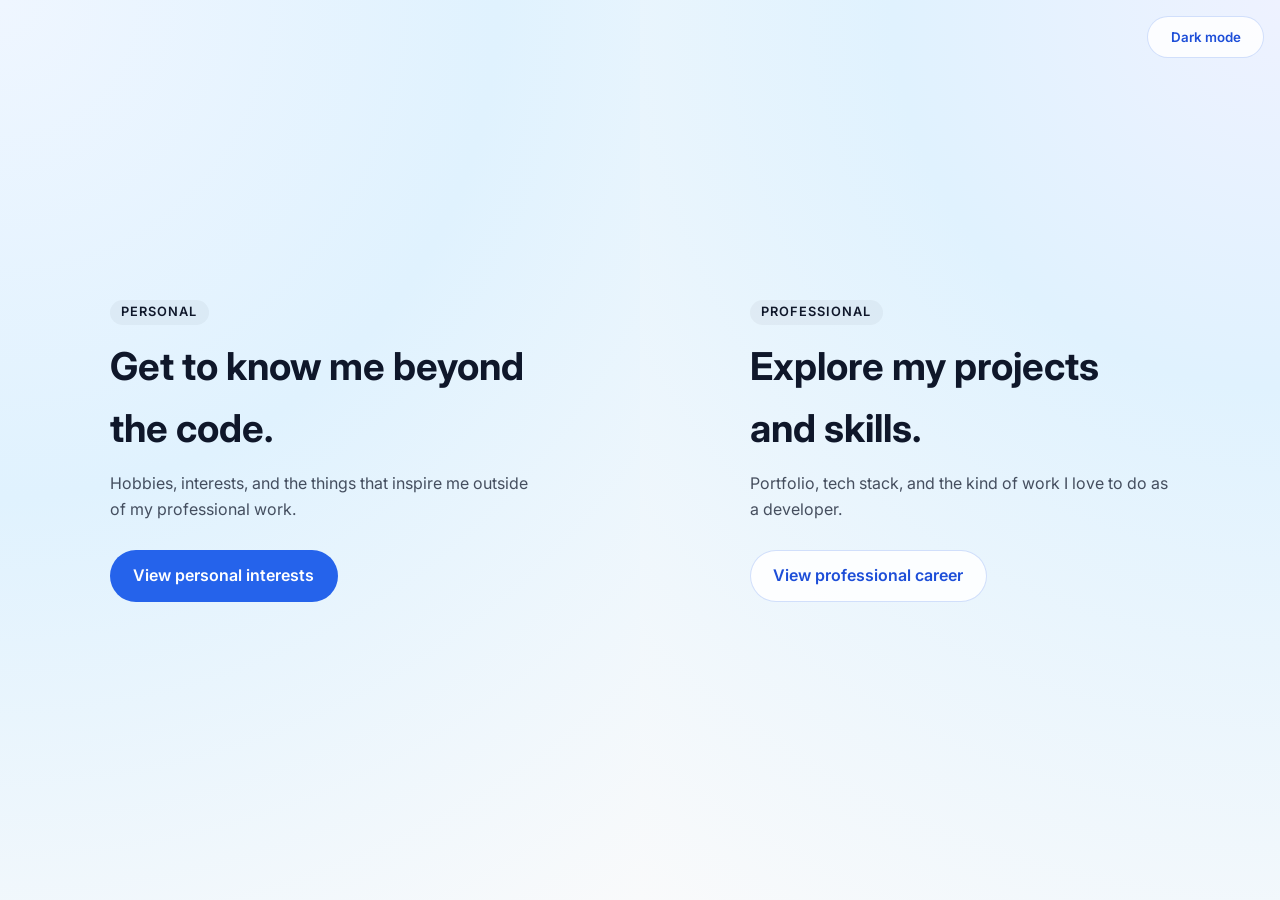
<file: index.html>
<!DOCTYPE html>
<html lang="en">
<head>
  <meta charset="UTF-8" />
  <meta name="viewport" content="width=device-width, initial-scale=1.0" />
  <title>Yash Sanghi • Portfolio</title>
  <meta name="description"
    content="Portfolio of Yash Sanghi, a B.Tech student and full‑stack web developer building clean, modern web applications." />
  <link rel="preconnect" href="https://fonts.googleapis.com">
  <link rel="preconnect" href="https://fonts.gstatic.com" crossorigin>
  <link
    href="https://fonts.googleapis.com/css2?family=Inter:wght@400;500;600;700&display=swap"
    rel="stylesheet">
  <link rel="stylesheet" href="styles.css" />
</head>
<body class="splash-body page">
  <button type="button" class="btn-ghost theme-toggle splash-theme-toggle" data-theme-toggle aria-label="Toggle dark mode">Dark mode</button>
  <main class="splash">
    <div class="splash-panel splash-panel--left">
      <div class="splash-content">
        <p class="splash-eyebrow">Personal</p>
        <h1>Get to know me beyond the code.</h1>
        <p class="splash-text">
          Hobbies, interests, and the things that inspire me outside of my professional work.
        </p>
        <a href="personal.html" class="btn splash-btn">View personal interests</a>
      </div>
    </div>
    <div class="splash-panel splash-panel--right">
      <div class="splash-content">
        <p class="splash-eyebrow">Professional</p>
        <h1>Explore my projects and skills.</h1>
        <p class="splash-text">
          Portfolio, tech stack, and the kind of work I love to do as a developer.
        </p>
        <a href="professional.html" class="btn-ghost splash-btn">View professional career</a>
      </div>
    </div>
  </main>

  <script src="script.js"></script>
</body>
</html>
</file>
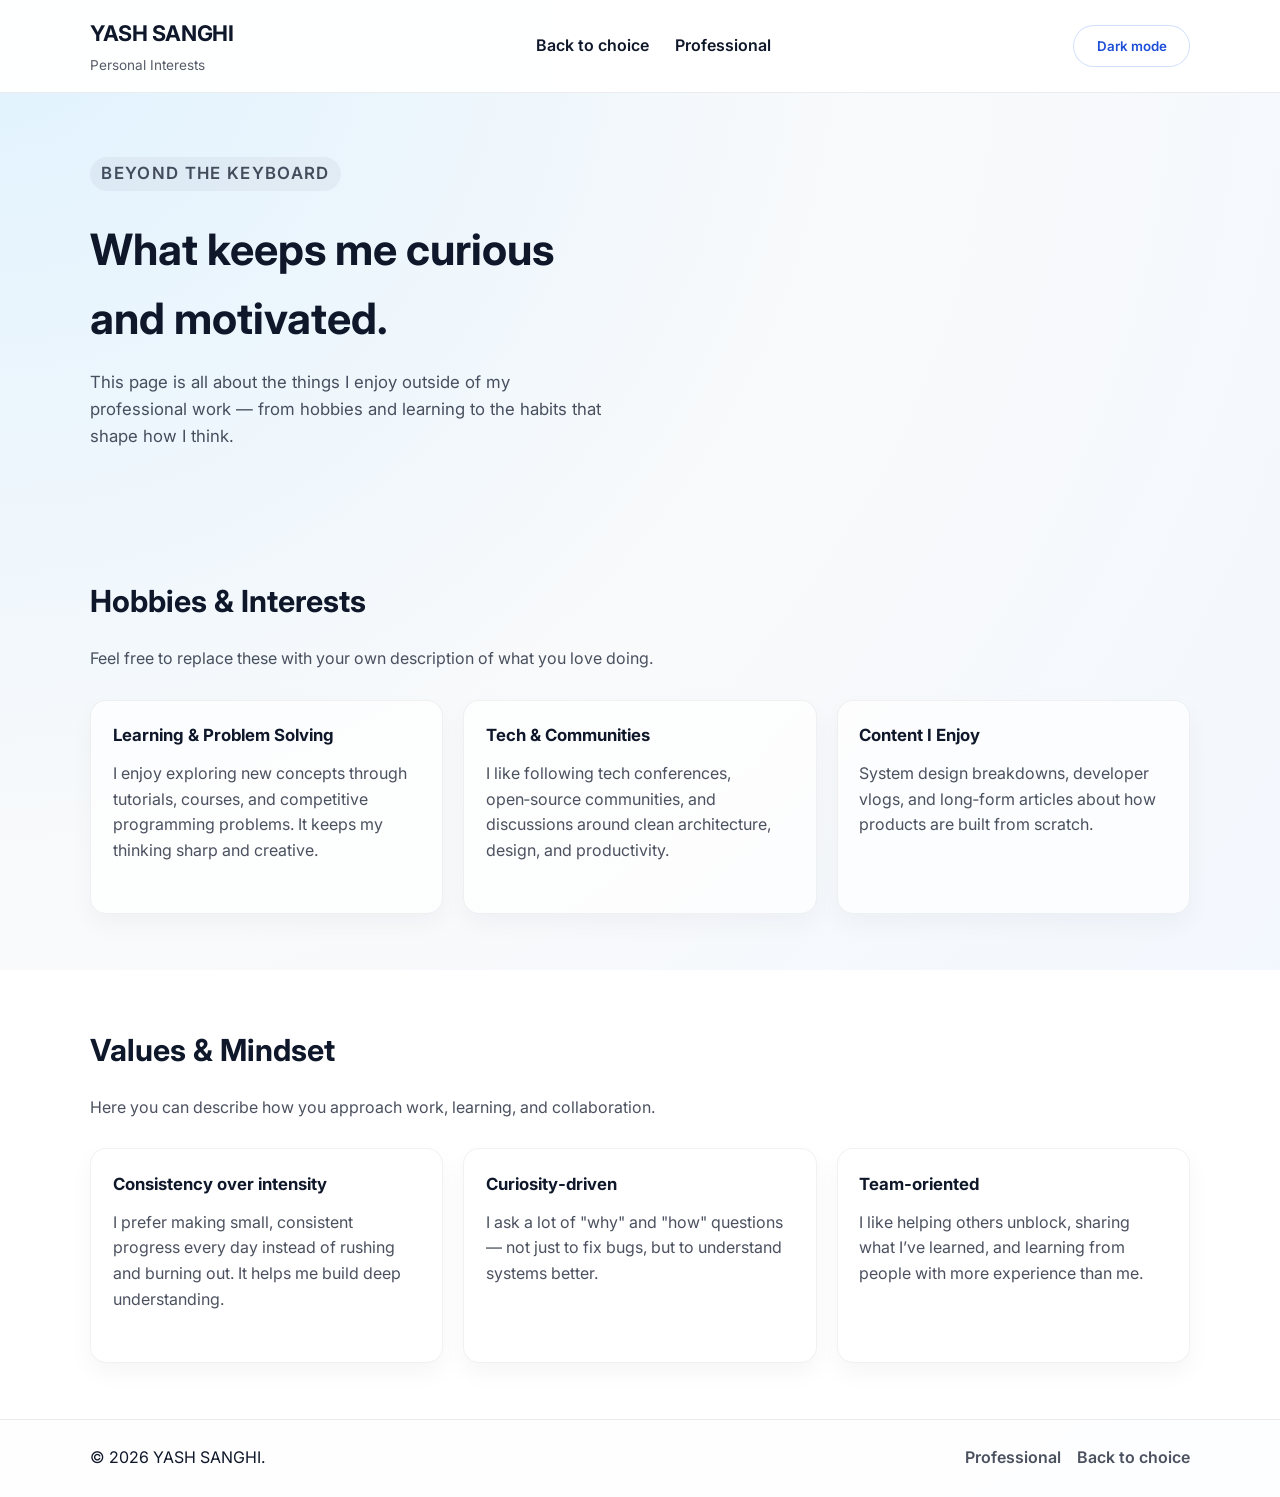
<file: personal.html>
<!DOCTYPE html>
<html lang="en">
<head>
  <meta charset="UTF-8" />
  <meta name="viewport" content="width=device-width, initial-scale=1.0" />
  <title>Yash Sanghi • Personal</title>
  <link rel="preconnect" href="https://fonts.googleapis.com">
  <link rel="preconnect" href="https://fonts.gstatic.com" crossorigin>
  <link
    href="https://fonts.googleapis.com/css2?family=Inter:wght@400;500;600;700&display=swap"
    rel="stylesheet">
  <link rel="stylesheet" href="styles.css" />
</head>
<body class="page">
  <header class="site-header">
    <div class="container header-inner">
      <div class="brand">
        <h1>YASH SANGHI</h1>
        <p class="subtitle">Personal Interests</p>
      </div>
      <nav class="nav" aria-label="Primary">
        <a href="index.html">Back to choice</a>
        <a href="professional.html">Professional</a>
      </nav>
      <button type="button" class="btn-ghost theme-toggle" data-theme-toggle aria-label="Toggle dark mode">Dark mode</button>
      <button class="menu-toggle" aria-label="Open navigation">
        <span></span>
        <span></span>
        <span></span>
      </button>
    </div>
  </header>

  <main>
    <section class="hero">
      <div class="container">
        <div class="hero-content">
          <p class="eyebrow">Beyond the keyboard</p>
          <h2>What keeps me curious and motivated.</h2>
          <p>
            This page is all about the things I enjoy outside of my professional work —
            from hobbies and learning to the habits that shape how I think.
          </p>
        </div>
      </div>
    </section>

    <section class="section">
      <div class="container">
        <h3>Hobbies & Interests</h3>
        <p>Feel free to replace these with your own description of what you love doing.</p>
        <div class="cards">
          <article class="card">
            <h4>Learning & Problem Solving</h4>
            <p>
              I enjoy exploring new concepts through tutorials, courses, and
              competitive programming problems. It keeps my thinking sharp and creative.
            </p>
          </article>
          <article class="card">
            <h4>Tech & Communities</h4>
            <p>
              I like following tech conferences, open‑source communities, and
              discussions around clean architecture, design, and productivity.
            </p>
          </article>
          <article class="card">
            <h4>Content I Enjoy</h4>
            <p>
              System design breakdowns, developer vlogs, and long‑form articles about how
              products are built from scratch.
            </p>
          </article>
        </div>
      </div>
    </section>

    <section class="section section-alt">
      <div class="container">
        <h3>Values & Mindset</h3>
        <p>Here you can describe how you approach work, learning, and collaboration.</p>
        <div class="cards">
          <article class="card">
            <h4>Consistency over intensity</h4>
            <p>
              I prefer making small, consistent progress every day instead of rushing and
              burning out. It helps me build deep understanding.
            </p>
          </article>
          <article class="card">
            <h4>Curiosity‑driven</h4>
            <p>
              I ask a lot of "why" and "how" questions — not just to fix bugs,
              but to understand systems better.
            </p>
          </article>
          <article class="card">
            <h4>Team‑oriented</h4>
            <p>
              I like helping others unblock, sharing what I’ve learned, and
              learning from people with more experience than me.
            </p>
          </article>
        </div>
      </div>
    </section>
  </main>

  <footer class="site-footer">
    <div class="container footer-inner">
      <p>&copy; <span id="year"></span> YASH SANGHI.</p>
      <div class="footer-links">
        <a href="professional.html">Professional</a>
        <a href="index.html">Back to choice</a>
      </div>
    </div>
  </footer>

  <script src="script.js"></script>
</body>
</html>
</file>
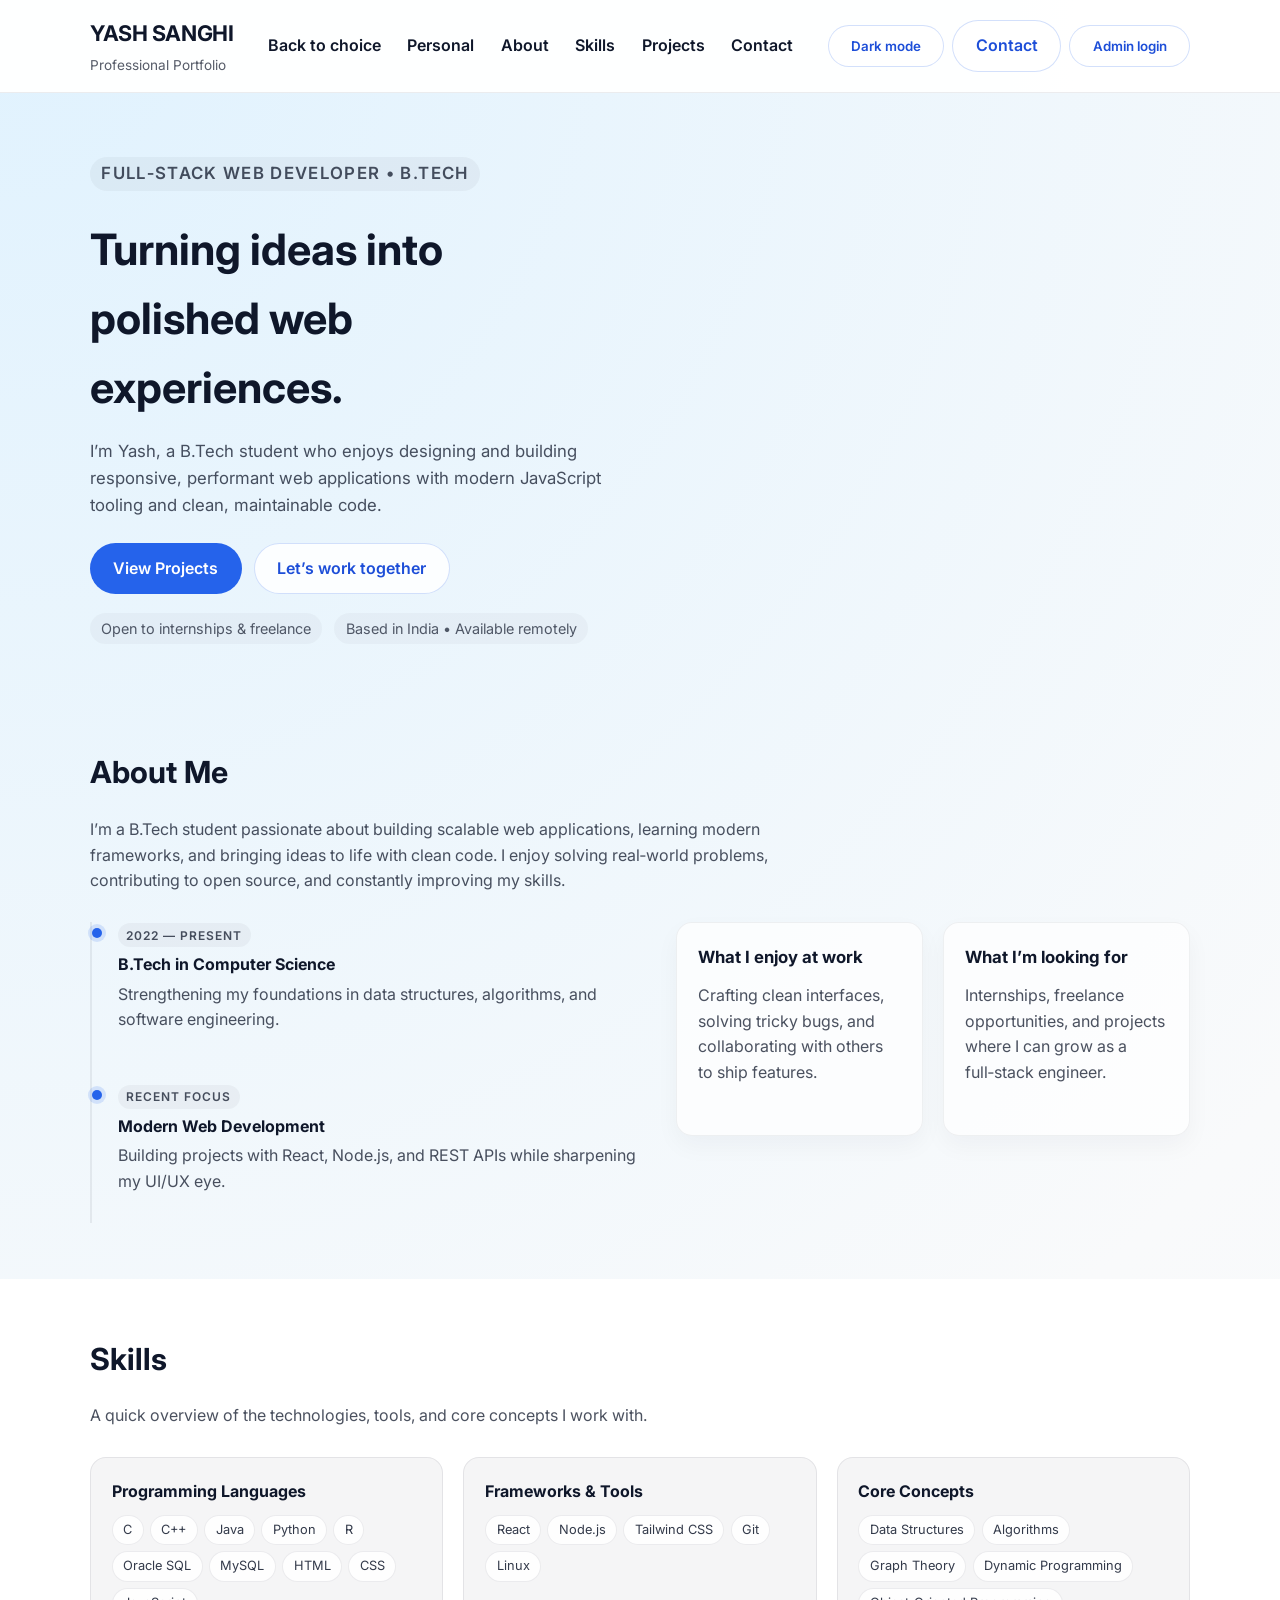
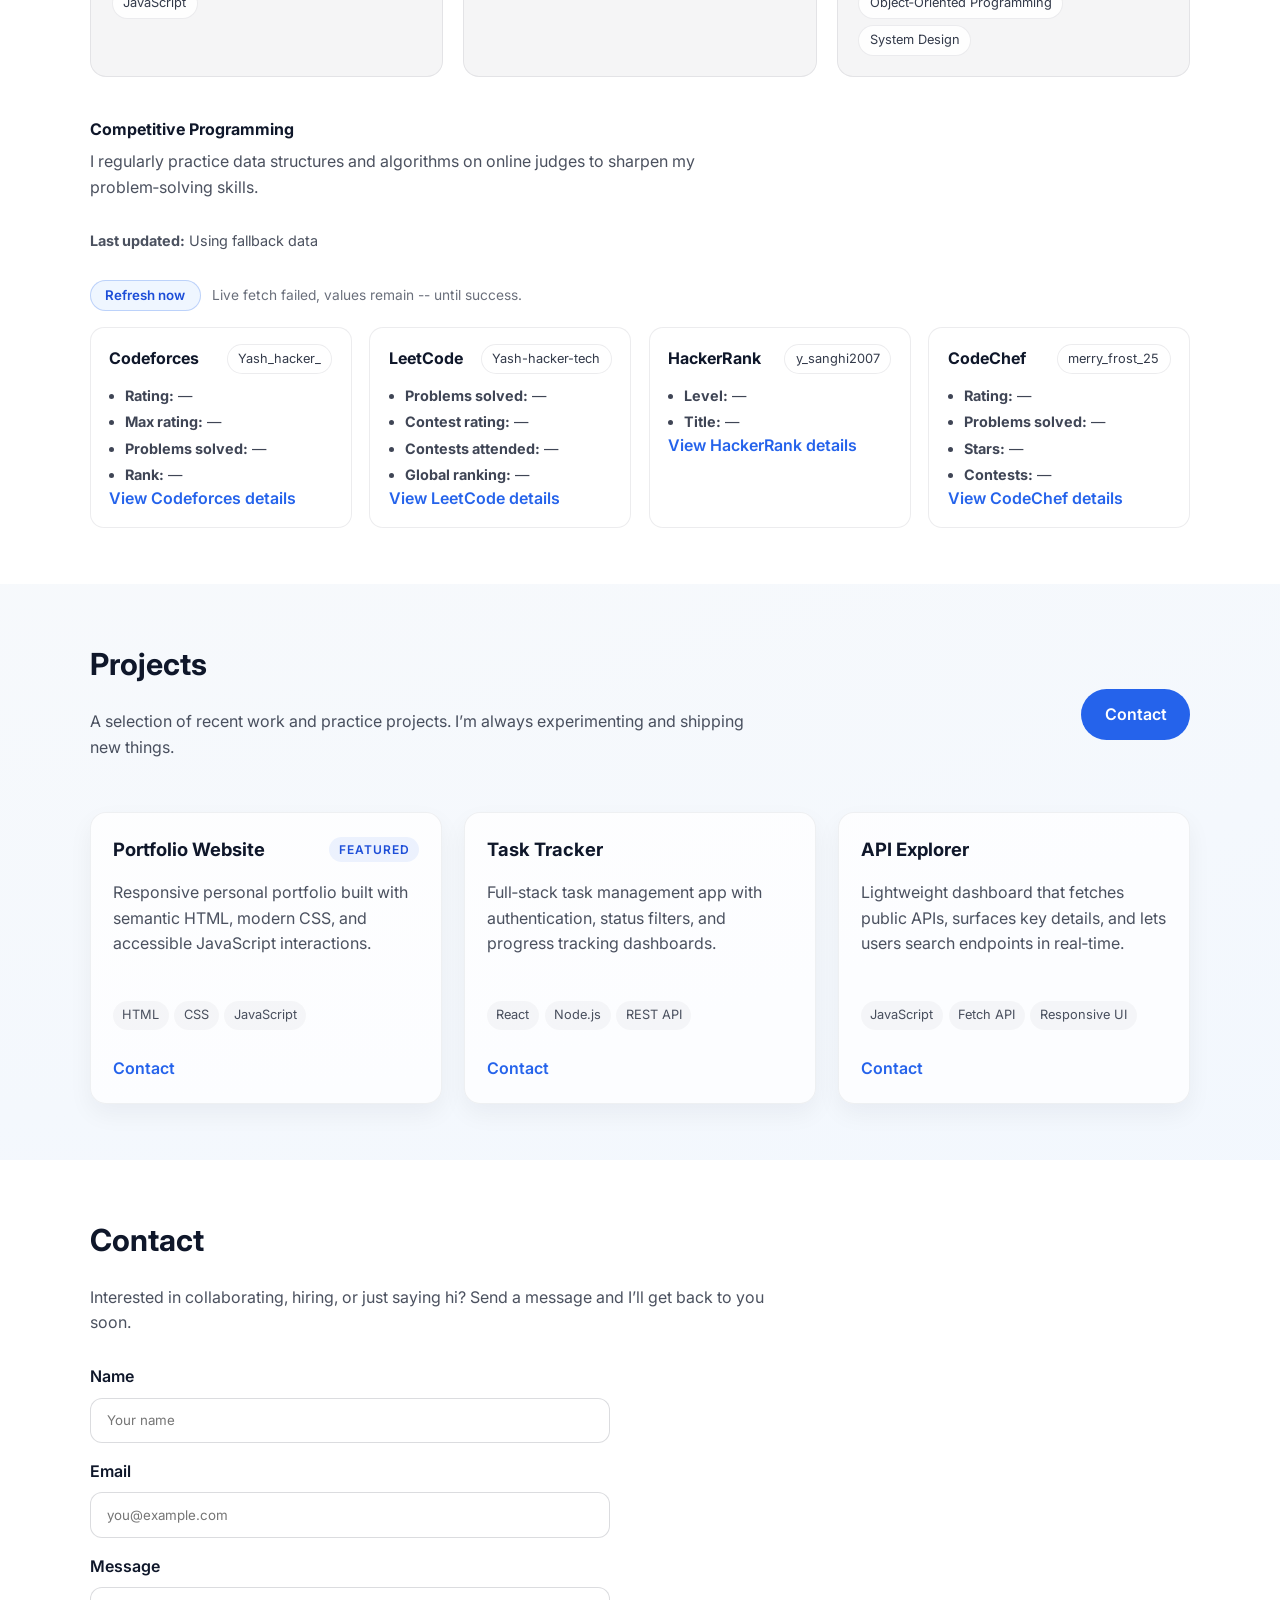
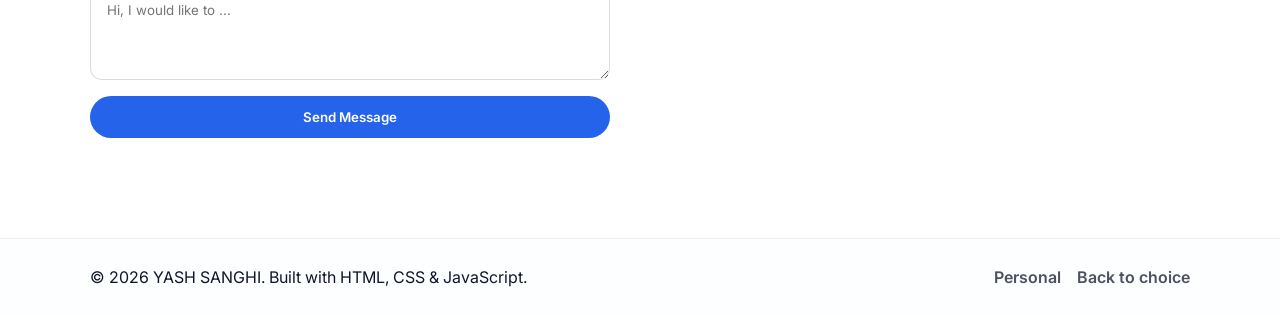
<file: professional.html>
<!DOCTYPE html>
<html lang="en">
<head>
  <meta charset="UTF-8" />
  <meta name="viewport" content="width=device-width, initial-scale=1.0" />
  <title>Yash Sanghi • Professional</title>
  <link rel="preconnect" href="https://fonts.googleapis.com">
  <link rel="preconnect" href="https://fonts.gstatic.com" crossorigin>
  <link
    href="https://fonts.googleapis.com/css2?family=Inter:wght@400;500;600;700&display=swap"
    rel="stylesheet">
  <link rel="stylesheet" href="styles.css" />
</head>
<body class="page">
  <header class="site-header">
    <div class="container header-inner">
      <div class="brand">
        <h1>YASH SANGHI</h1>
        <p class="subtitle">Professional Portfolio</p>
      </div>
      <nav class="nav" aria-label="Primary">
        <a href="index.html">Back to choice</a>
        <a href="personal.html">Personal</a>
        <a href="#about">About</a>
        <a href="#skills">Skills</a>
        <a href="#projects">Projects</a>
        <a href="#contact">Contact</a>
      </nav>
      <div class="header-admin" aria-label="Site tools">
        <button type="button" class="btn-ghost theme-toggle" data-theme-toggle aria-label="Toggle dark mode">Dark mode</button>
        <a class="btn-ghost header-contact-btn" href="#contact">Contact</a>
        <div id="adminGuest">
          <button type="button" class="btn-ghost" id="adminLoginToggle">Admin login</button>
        </div>
        <div id="adminAuth" class="hidden admin-auth-badges">
          <span class="admin-badge">Edit mode</span>
          <button type="button" class="btn-ghost admin-sm" id="adminLogout">Log out</button>
          <button type="button" class="btn-ghost admin-sm" id="adminChangePwd">Change password</button>
        </div>
      </div>
      <button class="menu-toggle" aria-label="Open navigation">
        <span></span>
        <span></span>
        <span></span>
      </button>
    </div>
  </header>

  <main>
    <section id="hero" class="hero">
      <div class="container">
        <div class="hero-content">
          <p class="eyebrow">Full‑Stack Web Developer • B.Tech</p>
          <h2>Turning ideas into polished web experiences.</h2>
          <p>
            I’m Yash, a B.Tech student who enjoys designing and building
            responsive, performant web applications with modern JavaScript
            tooling and clean, maintainable code.
          </p>
          <div class="hero-actions">
            <a class="btn" href="#projects">View Projects</a>
            <a class="btn-ghost" href="#contact">Let’s work together</a>
          </div>
          <div class="hero-meta">
            <span>Open to internships & freelance</span>
            <span>Based in India • Available remotely</span>
          </div>
        </div>
        <div class="hero-image" aria-hidden="true">
          <div class="avatar">
            <span>YS</span>
          </div>
        </div>
      </div>
    </section>

    <section id="about" class="section">
      <div class="container">
        <h3>About Me</h3>
        <p>
          I’m a B.Tech student passionate about building scalable web
          applications, learning modern frameworks, and bringing ideas to life
          with clean code. I enjoy solving real‑world problems, contributing to
          open source, and constantly improving my skills.
        </p>
        <div class="about-layout">
          <div class="about-timeline">
            <div class="timeline-item">
              <span class="timeline-label">2022 — Present</span>
              <h4>B.Tech in Computer Science</h4>
              <p>Strengthening my foundations in data structures, algorithms, and software engineering.</p>
            </div>
            <div class="timeline-item">
              <span class="timeline-label">Recent Focus</span>
              <h4>Modern Web Development</h4>
              <p>Building projects with React, Node.js, and REST APIs while sharpening my UI/UX eye.</p>
            </div>
          </div>
          <div class="cards">
            <div class="card">
              <h4>What I enjoy at work</h4>
              <p>Crafting clean interfaces, solving tricky bugs, and collaborating with others to ship features.</p>
            </div>
            <div class="card">
              <h4>What I’m looking for</h4>
              <p>Internships, freelance opportunities, and projects where I can grow as a full‑stack engineer.</p>
            </div>
          </div>
        </div>
      </div>
    </section>

    <section id="skills" class="section section-alt">
      <div class="container">
        <h3>Skills</h3>
        <p>A quick overview of the technologies, tools, and core concepts I work with.</p>
        <div class="skill-grid">
          <div class="skill">
            <h4>Programming Languages</h4>
            <div class="pill-row">
              <span class="pill">C</span>
              <span class="pill">C++</span>
              <span class="pill">Java</span>
              <span class="pill">Python</span>
              <span class="pill">R</span>
              <span class="pill">Oracle SQL</span>
              <span class="pill">MySQL</span>
              <span class="pill">HTML</span>
              <span class="pill">CSS</span>
              <span class="pill">JavaScript</span>
            </div>
          </div>
          <div class="skill">
            <h4>Frameworks &amp; Tools</h4>
            <div class="pill-row">
              <span class="pill">React</span>
              <span class="pill">Node.js</span>
              <span class="pill">Tailwind CSS</span>
              <span class="pill">Git</span>
              <span class="pill">Linux</span>
            </div>
          </div>
          <div class="skill">
            <h4>Core Concepts</h4>
            <div class="pill-row">
              <span class="pill">Data Structures</span>
              <span class="pill">Algorithms</span>
              <span class="pill">Graph Theory</span>
              <span class="pill">Dynamic Programming</span>
              <span class="pill">Object‑Oriented Programming</span>
              <span class="pill">System Design</span>
            </div>
          </div>
        </div>

        <div class="cp-block">
          <h4>Competitive Programming</h4>
          <p class="cp-subtitle">
            I regularly practice data structures and algorithms on online judges to sharpen my problem‑solving skills.
          </p>
          <p class="cp-updated"><strong>Last updated:</strong> <span data-cp-updated>--</span></p>
          <div class="cp-refresh-row">
            <button type="button" class="cp-refresh-btn" data-cp-refresh>Refresh now</button>
            <span class="cp-refresh-status" data-cp-status>--</span>
          </div>
          <div class="cp-grid">
            <article class="cp-card">
              <div class="cp-header">
                <h5>Codeforces</h5>
                <span class="pill">Yash_hacker_</span>
              </div>
              <ul>
                <li><strong>Rating:</strong> <span data-cp="codeforces.rating">—</span></li>
                <li><strong>Max rating:</strong> <span data-cp="codeforces.maxRating">—</span></li>
                <li><strong>Problems solved:</strong> <span data-cp="codeforces.problemsSolved">—</span></li>
                <li><strong>Rank:</strong> <span data-cp="codeforces.rank">—</span></li>
              </ul>
              <a href="codeforces.html" class="project-link">View Codeforces details</a>
            </article>
            <article class="cp-card">
              <div class="cp-header">
                <h5>LeetCode</h5>
                <span class="pill">Yash-hacker-tech</span>
              </div>
              <ul>
                <li><strong>Problems solved:</strong> <span data-cp="leetcode.totalSolved">—</span></li>
                <li><strong>Contest rating:</strong> <span data-cp="leetcode.contestRating">—</span></li>
                <li><strong>Contests attended:</strong> <span data-cp="leetcode.contestAttend">—</span></li>
                <li><strong>Global ranking:</strong> <span data-cp="leetcode.globalRanking">—</span></li>
              </ul>
              <a href="leetcode.html" class="project-link">View LeetCode details</a>
            </article>
            <article class="cp-card">
              <div class="cp-header">
                <h5>HackerRank</h5>
                <span class="pill">y_sanghi2007</span>
              </div>
              <ul>
                <li><strong>Level:</strong> <span data-cp="hackerrank.level">—</span></li>
                <li><strong>Title:</strong> <span data-cp="hackerrank.title">—</span></li>
              </ul>
              <a href="hackerrank.html" class="project-link">View HackerRank details</a>
            </article>
            <article class="cp-card">
              <div class="cp-header">
                <h5>CodeChef</h5>
                <span class="pill">merry_frost_25</span>
              </div>
              <ul>
                <li><strong>Rating:</strong> <span data-cp="codechef.rating">—</span></li>
                <li><strong>Problems solved:</strong> <span data-cp="codechef.problemsSolved">—</span></li>
                <li><strong>Stars:</strong> <span data-cp="codechef.stars" data-cp-suffix="★">—</span></li>
                <li><strong>Contests:</strong> <span data-cp="codechef.contestsParticipated">—</span></li>
              </ul>
              <a href="codechef.html" class="project-link">View CodeChef details</a>
            </article>
          </div>
        </div>
      </div>
    </section>

    <section id="projects" class="section">
      <div class="container">
        <div class="section-head-row">
          <div>
            <h3>Projects</h3>
            <p>A selection of recent work and practice projects. I’m always experimenting and shipping new things.</p>
          </div>
          <a class="btn" href="#contact">Contact</a>
        </div>
        <div id="projectsAdminPanel" class="admin-projects-panel hidden" aria-live="polite"></div>
        <div class="project-grid" id="projectGrid"></div>
      </div>
    </section>

    <section id="contact" class="section section-alt">
      <div class="container">
        <h3>Contact</h3>
        <p>Interested in collaborating, hiring, or just saying hi? Send a message and I’ll get back to you soon.</p>
        <form class="contact-form" onsubmit="handleFormSubmit(event)">
          <label>
            Name
            <input type="text" name="name" required placeholder="Your name" />
          </label>
          <label>
            Email
            <input type="email" name="email" required placeholder="you@example.com" />
          </label>
          <label>
            Message
            <textarea name="message" rows="4" required placeholder="Hi, I would like to ..."></textarea>
          </label>
          <button type="submit" class="btn">Send Message</button>
          <p class="form-status" id="formStatus" aria-live="polite"></p>
        </form>
      </div>
    </section>
  </main>

  <footer class="site-footer">
    <div class="container footer-inner">
      <p>&copy; <span id="year"></span> YASH SANGHI. Built with HTML, CSS &amp; JavaScript.</p>
      <div class="footer-links">
        <a href="personal.html">Personal</a>
        <a href="index.html">Back to choice</a>
      </div>
    </div>
  </footer>

  <div id="adminPwdModal" class="admin-modal hidden" aria-hidden="true" role="dialog" aria-labelledby="adminPwdTitle">
    <div class="admin-modal-backdrop" id="pwdBackdrop"></div>
    <div class="admin-modal-card card">
      <h4 id="adminPwdTitle">Change password</h4>
      <label class="admin-field"><span>Current password</span><input type="password" id="pwdOld" autocomplete="current-password" /></label>
      <label class="admin-field"><span>New password</span><input type="password" id="pwdNew" autocomplete="new-password" /></label>
      <label class="admin-field"><span>Confirm new password</span><input type="password" id="pwdConfirm" autocomplete="new-password" /></label>
      <div class="admin-modal-actions">
        <button type="button" class="btn" id="pwdSave">Save password</button>
        <button type="button" class="btn-ghost" id="pwdClose">Close</button>
      </div>
    </div>
  </div>

  <div id="adminSplashModal" class="admin-splash hidden" aria-hidden="true" role="dialog" aria-labelledby="adminSplashTitle">
    <div class="admin-splash-backdrop" id="adminSplashBackdrop"></div>
    <div class="admin-splash-card">
      <p class="admin-splash-kicker">Secure admin access</p>
      <h4 id="adminSplashTitle">Welcome back, Yash</h4>
      <p class="admin-splash-copy">Sign in to unlock project editing, featured badges, and live updates.</p>
      <label class="admin-field">
        <span>Password</span>
        <input type="password" id="adminPassword" autocomplete="current-password" placeholder="Enter admin password" />
      </label>
      <div class="admin-login-actions">
        <button type="button" class="btn" id="adminDoLogin">Unlock editor</button>
        <button type="button" class="btn-ghost" id="adminCancelLogin">Cancel</button>
      </div>
      <p class="admin-login-note">Session auto-logs out on refresh for safety.</p>
    </div>
  </div>

  <script src="cp-stats.js"></script>
  <script src="cp-live.js"></script>
  <script src="admin.js"></script>
  <script src="script.js"></script>
</body>
</html>
</file>
<file: styles.css>
/* --- Base Reset --- */
* {
  box-sizing: border-box;
}

html {
  scroll-behavior: smooth;
}

body,
.page {
  margin: 0;
  font-family: 'Inter', system-ui, -apple-system, BlinkMacSystemFont, 'Segoe UI', sans-serif;
  color: #0f172a;
  background: radial-gradient(circle at top left, #e0f2fe 0, #f9fafb 45%, #eff6ff 100%);
  line-height: 1.6;
}

.page {
  opacity: 1;
  transform: translateY(0);
  transition: opacity 0.35s ease, transform 0.35s ease;
}

.page.page-enter {
  opacity: 1;
  transform: translateY(0);
}

.page.page-leave {
  opacity: 0;
  transform: translateY(8px);
}

.splash-body {
  min-height: 100vh;
  position: relative;
}

a {
  color: inherit;
  text-decoration: none;
}

.container {
  width: min(1100px, 92%);
  margin: 0 auto;
}

h1, h2, h3, h4, h5 {
  margin: 0;
  font-weight: 700;
}

p {
  margin: 0;
}

button,
input,
textarea {
  font-family: inherit;
}

/* --- Splash --- */
.splash {
  display: grid;
  grid-template-columns: repeat(2, minmax(0, 1fr));
  min-height: 100vh;
}

.splash-panel {
  position: relative;
  display: flex;
  align-items: center;
  justify-content: center;
  padding: 2.5rem 2rem;
  color: #0f172a;
}

.splash-panel--left {
  background: radial-gradient(circle at top left, #eff6ff 0, #e0f2fe 45%, #f9fafb 100%);
}

.splash-panel--right {
  background: radial-gradient(circle at top right, #eef2ff 0, #e0f2fe 35%, #f9fafb 100%);
}

.splash-content {
  max-width: 420px;
}

.splash-eyebrow {
  display: inline-flex;
  padding: 0.15rem 0.7rem;
  border-radius: 999px;
  background: rgba(15, 23, 42, 0.04);
  font-size: 0.8rem;
  font-weight: 600;
  text-transform: uppercase;
  letter-spacing: 0.08em;
  margin-bottom: 0.7rem;
}

.splash h1 {
  font-size: clamp(1.9rem, 4vw, 2.4rem);
  margin-bottom: 0.75rem;
}

.splash-text {
  max-width: 420px;
  color: rgba(15, 23, 42, 0.75);
  margin-bottom: 1.5rem;
}

.splash-btn {
  margin-top: 0.25rem;
}

.splash-theme-toggle {
  position: fixed;
  top: 1rem;
  right: 1rem;
  z-index: 35;
}

/* --- Header --- */
.site-header {
  position: sticky;
  top: 0;
  background: rgba(255, 255, 255, 0.94);
  border-bottom: 1px solid rgba(15, 23, 42, 0.08);
  z-index: 20;
}

.header-inner {
  display: flex;
  align-items: center;
  justify-content: space-between;
  gap: 1.5rem;
  padding: 1rem 0;
}

.brand h1 {
  font-size: 1.35rem;
  letter-spacing: -0.02em;
}

.subtitle {
  margin-top: 0.25rem;
  font-size: 0.85rem;
  color: rgba(15, 23, 42, 0.7);
}

.nav {
  display: flex;
  gap: 1.25rem;
}

.nav a {
  padding: 0.4rem 0.2rem;
  font-weight: 600;
  border-radius: 6px;
  transition: background 120ms ease;
}

.nav a:hover {
  background: rgba(15, 23, 42, 0.08);
}

.menu-toggle {
  display: none;
  border: 0;
  background: none;
  cursor: pointer;
  padding: 0.5rem;
  border-radius: 8px;
}

.menu-toggle span {
  display: block;
  width: 22px;
  height: 2px;
  margin: 4px 0;
  background: #0f172a;
  border-radius: 1px;
  transition: transform 0.21s ease, opacity 0.21s ease;
}

.menu-toggle.open span:nth-child(1) {
  transform: translateY(6px) rotate(45deg);
}

.menu-toggle.open span:nth-child(2) {
  opacity: 0;
}

.menu-toggle.open span:nth-child(3) {
  transform: translateY(-6px) rotate(-45deg);
}

/* --- Hero --- */
.hero {
  padding: 4rem 0 3rem;
}

.hero-content {
  max-width: 520px;
}

.eyebrow {
  display: inline-flex;
  align-items: center;
  gap: 0.4rem;
  padding: 0.2rem 0.7rem;
  border-radius: 999px;
  background: rgba(15, 23, 42, 0.04);
  color: rgba(15, 23, 42, 0.8);
  font-size: 0.8rem;
  font-weight: 600;
  text-transform: uppercase;
  letter-spacing: 0.08em;
  margin-bottom: 0.9rem;
}

.hero h2 {
  font-size: clamp(2rem, 4vw, 2.7rem);
  margin-bottom: 1rem;
}

.hero p {
  margin: 0 0 1.5rem;
  color: rgba(15, 23, 42, 0.75);
  font-size: 1.05rem;
}

.hero-actions {
  display: flex;
  flex-wrap: wrap;
  gap: 0.75rem;
  margin-bottom: 1.2rem;
}

.hero-meta {
  display: flex;
  flex-wrap: wrap;
  gap: 0.75rem;
  font-size: 0.9rem;
  color: rgba(15, 23, 42, 0.7);
}

.hero-meta span {
  padding: 0.25rem 0.7rem;
  border-radius: 999px;
  background: rgba(15, 23, 42, 0.03);
}

.btn {
  display: inline-flex;
  align-items: center;
  justify-content: center;
  gap: 0.45rem;
  padding: 0.75rem 1.4rem;
  border-radius: 999px;
  border: 1px solid transparent;
  background: #2563eb;
  color: #fff;
  font-weight: 600;
  cursor: pointer;
  transition: transform 0.17s ease, background 0.17s ease;
}

.btn:hover {
  background: #1d4ed8;
  transform: translateY(-1px);
}

.btn-ghost {
  display: inline-flex;
  align-items: center;
  justify-content: center;
  padding: 0.75rem 1.4rem;
  border-radius: 999px;
  border: 1px solid rgba(37, 99, 235, 0.2);
  background: rgba(255, 255, 255, 0.85);
  color: #1d4ed8;
  font-weight: 600;
  cursor: pointer;
  transition: background 0.17s ease, transform 0.17s ease, box-shadow 0.17s ease;
}

.btn-ghost:hover {
  background: #eff6ff;
  box-shadow: 0 10px 22px rgba(37, 99, 235, 0.12);
  transform: translateY(-1px);
}

.hero-image {
  display: none;
}

.avatar {
  width: 160px;
  height: 160px;
  border-radius: 24px;
  background: linear-gradient(135deg, #2563eb, #9333ea);
  display: grid;
  place-items: center;
  font-size: 3.2rem;
  font-weight: 900;
  color: white;
  box-shadow: 0 18px 40px rgba(15, 23, 42, 0.12);
}

/* --- Sections --- */
.section {
  padding: 3.5rem 0;
}

.section-alt {
  background: #ffffff;
}

.section h3 {
  font-size: 1.9rem;
  margin-bottom: 1.25rem;
}

.section p {
  color: rgba(15, 23, 42, 0.75);
  max-width: 680px;
  margin-bottom: 1.75rem;
}

.cards {
  display: grid;
  gap: 1.25rem;
  grid-template-columns: repeat(auto-fit, minmax(210px, 1fr));
}

.about-layout {
  display: grid;
  gap: 2rem;
  grid-template-columns: minmax(0, 1.4fr) minmax(0, 1.3fr);
  align-items: flex-start;
}

.about-timeline {
  position: relative;
  padding-left: 1.2rem;
  border-left: 2px solid rgba(15, 23, 42, 0.07);
  display: grid;
  gap: 1.4rem;
}

.timeline-item {
  position: relative;
  padding-left: 0.4rem;
}

.timeline-item::before {
  content: "";
  position: absolute;
  left: -1.2rem;
  top: 0.4rem;
  width: 10px;
  height: 10px;
  border-radius: 999px;
  background: #2563eb;
  box-shadow: 0 0 0 4px rgba(37, 99, 235, 0.15);
}

.timeline-label {
  display: inline-flex;
  padding: 0.15rem 0.55rem;
  border-radius: 999px;
  background: rgba(15, 23, 42, 0.04);
  font-size: 0.75rem;
  font-weight: 600;
  text-transform: uppercase;
  letter-spacing: 0.08em;
  color: rgba(15, 23, 42, 0.75);
  margin-bottom: 0.3rem;
}

.timeline-item h4 {
  margin-bottom: 0.25rem;
}

.card {
  padding: 1.35rem;
  border-radius: 16px;
  background: rgba(255, 255, 255, 0.7);
  border: 1px solid rgba(15, 23, 42, 0.06);
  box-shadow: 0 10px 25px rgba(15, 23, 42, 0.04);
}

.card h4 {
  font-size: 1.05rem;
  margin-bottom: 0.75rem;
}

/* --- Skills --- */
.skill-grid {
  display: grid;
  gap: 1.25rem;
  grid-template-columns: repeat(auto-fit, minmax(220px, 1fr));
}

.skill {
  padding: 1.3rem;
  border-radius: 16px;
  background: rgba(15, 23, 42, 0.04);
  border: 1px solid rgba(15, 23, 42, 0.08);
}

.skill h4 {
  margin-bottom: 0.65rem;
}

.pill-row {
  display: flex;
  flex-wrap: wrap;
  gap: 0.4rem;
}

.pill {
  padding: 0.25rem 0.65rem;
  border-radius: 999px;
  background: rgba(255, 255, 255, 0.9);
  border: 1px solid rgba(15, 23, 42, 0.08);
  font-size: 0.8rem;
  color: rgba(15, 23, 42, 0.85);
}

/* --- Projects --- */
.project-grid {
  display: grid;
  gap: 1.4rem;
  grid-template-columns: repeat(auto-fit, minmax(260px, 1fr));
}

.project {
  padding: 1.35rem;
  border-radius: 16px;
  background: rgba(255, 255, 255, 0.75);
  border: 1px solid rgba(15, 23, 42, 0.06);
  box-shadow: 0 10px 24px rgba(15, 23, 42, 0.05);
  display: flex;
  flex-direction: column;
  gap: 1rem;
}

.project-header {
  display: flex;
  justify-content: space-between;
  align-items: center;
  gap: 0.75rem;
}

.project h4 {
  font-size: 1.15rem;
}

.project-tag {
  padding: 0.18rem 0.6rem;
  border-radius: 999px;
  background: rgba(37, 99, 235, 0.08);
  color: #1d4ed8;
  font-size: 0.75rem;
  font-weight: 600;
  text-transform: uppercase;
  letter-spacing: 0.08em;
}

.project-meta {
  display: flex;
  flex-wrap: wrap;
  gap: 0.35rem;
  font-size: 0.8rem;
  color: rgba(15, 23, 42, 0.75);
}

.project-meta span {
  padding: 0.25rem 0.6rem;
  border-radius: 999px;
  background: rgba(15, 23, 42, 0.03);
}

/* --- Competitive programming block --- */
.cp-block {
  margin-top: 2.5rem;
}

.cp-block h4 {
  margin-bottom: 0.4rem;
}

.cp-subtitle {
  margin-bottom: 1.4rem;
}

.cp-updated {
  margin-bottom: 1rem;
  font-size: 0.9rem;
  color: rgba(15, 23, 42, 0.66);
}

.cp-refresh-row {
  display: flex;
  align-items: center;
  gap: 0.7rem;
  flex-wrap: wrap;
  margin-bottom: 1rem;
}

.cp-refresh-btn {
  border: 1px solid rgba(37, 99, 235, 0.25);
  background: #eff6ff;
  color: #1d4ed8;
  border-radius: 999px;
  padding: 0.42rem 0.9rem;
  font-weight: 600;
  cursor: pointer;
  transition: transform 0.15s ease, box-shadow 0.15s ease, background 0.15s ease;
}

.cp-refresh-btn:hover {
  background: #dbeafe;
  box-shadow: 0 8px 18px rgba(37, 99, 235, 0.14);
  transform: translateY(-1px);
}

.cp-refresh-status {
  font-size: 0.86rem;
  color: rgba(15, 23, 42, 0.62);
}

.cp-grid {
  display: grid;
  gap: 1.1rem;
  grid-template-columns: repeat(auto-fit, minmax(230px, 1fr));
}

.cp-card {
  padding: 1rem 1.15rem;
  border-radius: 14px;
  border: 1px solid rgba(15, 23, 42, 0.08);
  background: rgba(255, 255, 255, 0.9);
}

.cp-header {
  display: flex;
  justify-content: space-between;
  align-items: center;
  gap: 0.5rem;
  margin-bottom: 0.6rem;
}

.cp-card h5 {
  margin: 0;
  font-size: 1rem;
}

.cp-card ul {
  margin: 0;
  padding-left: 1rem;
  font-size: 0.9rem;
  color: rgba(15, 23, 42, 0.8);
}

.cp-card li + li {
  margin-top: 0.2rem;
}

.cp-card a {
  color: #2563eb;
  font-weight: 600;
}

.cp-card a:hover {
  color: #1e40af;
}

.cp-placeholder {
  color: rgba(15, 23, 42, 0.55);
  font-style: italic;
}

/* --- CP performance charts (Chart.js) --- */
.cp-chart-card {
  margin-top: 1.75rem;
  padding: 1.25rem 1.35rem;
  border-radius: 16px;
  background: rgba(255, 255, 255, 0.85);
  border: 1px solid rgba(15, 23, 42, 0.08);
  box-shadow: 0 10px 28px rgba(15, 23, 42, 0.06);
}

.cp-chart-card h4 {
  margin-bottom: 0.75rem;
  font-size: 1.1rem;
}

.cp-chart-wrap {
  position: relative;
  height: min(320px, 55vh);
  max-width: 100%;
}

.cp-chart-wrap canvas {
  max-height: 100%;
}

.project-link {
  margin-top: auto;
  font-weight: 600;
  color: #2563eb;
  transition: color 0.15s ease;
}

.project-link:hover {
  color: #1e40af;
}

/* --- Contact --- */
.contact-form {
  display: grid;
  gap: 1rem;
  max-width: 520px;
}

.contact-form label {
  display: grid;
  gap: 0.5rem;
  font-weight: 600;
}

.contact-form input,
.contact-form textarea {
  width: 100%;
  padding: 0.85rem 1rem;
  border-radius: 12px;
  border: 1px solid rgba(15, 23, 42, 0.15);
  background: rgba(255, 255, 255, 0.85);
  color: #0f172a;
  outline: none;
  transition: border 0.18s ease, box-shadow 0.18s ease;
}

.contact-form input:focus,
.contact-form textarea:focus {
  border-color: rgba(37, 99, 235, 0.8);
  box-shadow: 0 0 0 4px rgba(37, 99, 235, 0.12);
}

.form-status {
  font-size: 0.95rem;
  color: rgba(15, 23, 42, 0.7);
}

/* --- Footer --- */
.site-footer {
  padding: 1.6rem 0;
  border-top: 1px solid rgba(15, 23, 42, 0.08);
  background: rgba(255, 255, 255, 0.9);
}

.footer-inner {
  display: flex;
  align-items: center;
  justify-content: space-between;
  gap: 1rem;
  flex-wrap: wrap;
}

.footer-links {
  display: flex;
  gap: 1rem;
}

.footer-links a {
  color: rgba(15, 23, 42, 0.75);
  font-weight: 600;
  transition: color 0.15s ease;
}

.footer-links a:hover {
  color: rgba(15, 23, 42, 1);
}

/* --- Responsive --- */
@media (max-width: 900px) {
  .splash {
    grid-template-columns: minmax(0, 1fr);
  }

  .hero {
    padding-top: 3.2rem;
  }

  .hero-image {
    display: flex;
    justify-content: center;
    margin-top: 2.3rem;
  }
}

@media (max-width: 720px) {
  .about-layout {
    grid-template-columns: minmax(0, 1fr);
  }

  .header-inner {
    flex-wrap: wrap;
    justify-content: space-between;
  }

  .nav {
    position: absolute;
    top: 100%;
    right: 0;
    width: 100%;
    max-width: 280px;
    background: rgba(255, 255, 255, 0.96);
    transform: translateX(110%);
    transition: transform 0.2s ease;
    flex-direction: column;
    padding: 1.5rem;
    gap: 1rem;
    border-radius: 16px 0 0 16px;
    box-shadow: 0 16px 40px rgba(15, 23, 42, 0.15);
  }

  .nav--open {
    transform: translateX(0);
  }

  .menu-toggle {
    display: inline-flex;
  }

  .header-admin {
    width: 100%;
    justify-content: flex-end;
  }

  .section-head-row {
    flex-direction: column;
    align-items: stretch;
  }

  .section-head-row .btn {
    width: 100%;
    text-align: center;
  }
}

/* --- Utility --- */
.hidden {
  display: none !important;
}

/* --- Admin / editable projects --- */
.header-admin {
  display: flex;
  align-items: center;
  gap: 0.5rem;
  flex-wrap: wrap;
}

.admin-auth-badges {
  display: flex;
  align-items: center;
  gap: 0.45rem;
  flex-wrap: wrap;
}

.admin-badge {
  font-size: 0.72rem;
  font-weight: 700;
  text-transform: uppercase;
  letter-spacing: 0.06em;
  padding: 0.22rem 0.55rem;
  border-radius: 999px;
  background: rgba(16, 185, 129, 0.18);
  color: #047857;
}

.admin-sm {
  padding: 0.35rem 0.65rem !important;
  font-size: 0.82rem !important;
}

.theme-toggle {
  min-width: 110px;
}

.admin-login-panel {
  background: rgba(255, 255, 255, 0.97);
  border-bottom: 1px solid rgba(15, 23, 42, 0.08);
  padding: 1rem 0;
  z-index: 25;
}

.admin-login-inner {
  max-width: 480px;
}

.admin-login-title {
  font-weight: 700;
  margin-bottom: 0.65rem;
}

.admin-login-actions {
  display: flex;
  gap: 0.5rem;
  flex-wrap: wrap;
  margin-top: 0.25rem;
}

.admin-login-note {
  margin-top: 0.75rem;
  font-size: 0.86rem;
  color: rgba(15, 23, 42, 0.65);
}

.admin-field {
  display: grid;
  gap: 0.35rem;
}

.admin-field span {
  font-weight: 600;
  font-size: 0.88rem;
}

.admin-field input,
.admin-field textarea {
  width: 100%;
  padding: 0.6rem 0.75rem;
  border-radius: 10px;
  border: 1px solid rgba(15, 23, 42, 0.14);
  background: rgba(255, 255, 255, 0.95);
}

.section-head-row {
  display: flex;
  align-items: flex-start;
  justify-content: space-between;
  gap: 1rem;
  flex-wrap: wrap;
  margin-bottom: 1.5rem;
}

.section-head-row .btn {
  flex-shrink: 0;
  align-self: center;
}

.project-actions {
  display: flex;
  flex-wrap: wrap;
  gap: 0.65rem;
  align-items: center;
  margin-top: 0.65rem;
}

.admin-projects-panel {
  margin-bottom: 1.75rem;
}

.admin-editor-title {
  margin-bottom: 0.35rem;
}

.admin-editor-hint {
  font-size: 0.88rem;
  color: rgba(15, 23, 42, 0.68);
  margin-bottom: 1rem;
}

.admin-project-list {
  display: grid;
  gap: 1rem;
  margin-bottom: 1.25rem;
}

.admin-project-card-head {
  display: flex;
  justify-content: space-between;
  align-items: center;
  margin-bottom: 0.35rem;
}

.admin-project-num {
  font-size: 0.85rem;
  font-weight: 700;
  color: rgba(15, 23, 42, 0.55);
}

.admin-delete-btn {
  border: 0;
  background: rgba(239, 68, 68, 0.12);
  color: #b91c1c;
  padding: 0.35rem 0.65rem;
  border-radius: 8px;
  font-weight: 600;
  cursor: pointer;
  font-size: 0.82rem;
}

.admin-add-card h5 {
  margin-bottom: 0.75rem;
}

.admin-modal {
  position: fixed;
  inset: 0;
  z-index: 200;
  display: flex;
  align-items: center;
  justify-content: center;
  padding: 1rem;
}

.admin-modal.admin-modal--hidden,
.admin-modal.hidden {
  display: none !important;
}

.admin-modal-backdrop {
  position: absolute;
  inset: 0;
  background: rgba(15, 23, 42, 0.5);
}

.admin-modal-card {
  position: relative;
  z-index: 1;
  max-width: 420px;
  width: 100%;
  padding: 1.25rem 1.35rem;
}

.admin-modal-card h4 {
  margin-bottom: 0.85rem;
}

.admin-modal-actions {
  display: flex;
  gap: 0.5rem;
  flex-wrap: wrap;
  margin-top: 0.5rem;
}

/* --- Admin splash login --- */
.admin-splash {
  position: fixed;
  inset: 0;
  z-index: 220;
  display: flex;
  align-items: center;
  justify-content: center;
  padding: 1rem;
}

.admin-splash-backdrop {
  position: absolute;
  inset: 0;
  background:
    radial-gradient(circle at 18% 20%, rgba(37, 99, 235, 0.35), transparent 42%),
    radial-gradient(circle at 82% 75%, rgba(147, 51, 234, 0.28), transparent 45%),
    rgba(2, 6, 23, 0.78);
  backdrop-filter: blur(7px);
}

.admin-splash-card {
  position: relative;
  z-index: 1;
  width: min(440px, 94vw);
  border-radius: 20px;
  padding: 1.4rem 1.3rem;
  background: linear-gradient(150deg, rgba(255, 255, 255, 0.96), rgba(239, 246, 255, 0.92));
  border: 1px solid rgba(255, 255, 255, 0.7);
  box-shadow: 0 20px 50px rgba(15, 23, 42, 0.34), 0 0 0 1px rgba(37, 99, 235, 0.12);
}

.admin-splash-kicker {
  display: inline-flex;
  margin-bottom: 0.55rem;
  padding: 0.18rem 0.6rem;
  border-radius: 999px;
  font-size: 0.74rem;
  font-weight: 700;
  letter-spacing: 0.08em;
  text-transform: uppercase;
  background: rgba(37, 99, 235, 0.12);
  color: #1d4ed8;
}

.admin-splash-card h4 {
  font-size: 1.45rem;
  margin-bottom: 0.42rem;
}

.admin-splash-copy {
  margin-bottom: 0.95rem;
  color: rgba(15, 23, 42, 0.72);
}

/* --- Dark mode + glow aesthetics --- */
.theme-dark {
  color: #dbeafe;
  background:
    radial-gradient(circle at 15% 15%, rgba(30, 64, 175, 0.55), transparent 42%),
    radial-gradient(circle at 80% 10%, rgba(147, 51, 234, 0.32), transparent 35%),
    radial-gradient(circle at 50% 100%, rgba(15, 118, 110, 0.3), transparent 38%),
    #030712;
}

.theme-dark .site-header {
  background: rgba(2, 6, 23, 0.88);
  border-bottom-color: rgba(148, 163, 184, 0.25);
  backdrop-filter: blur(8px);
}

.theme-dark .subtitle,
.theme-dark .section p,
.theme-dark .hero p,
.theme-dark .hero-meta,
.theme-dark .form-status,
.theme-dark .admin-editor-hint,
.theme-dark .cp-refresh-status,
.theme-dark .cp-updated {
  color: rgba(203, 213, 225, 0.82);
}

.theme-dark .nav a:hover,
.theme-dark .hero-meta span,
.theme-dark .timeline-label,
.theme-dark .project-meta span {
  background: rgba(30, 41, 59, 0.8);
}

.theme-dark .btn {
  background: linear-gradient(135deg, #2563eb, #7c3aed);
  box-shadow: 0 0 24px rgba(59, 130, 246, 0.35);
}

.theme-dark .btn:hover {
  background: linear-gradient(135deg, #1d4ed8, #6d28d9);
}

.theme-dark .btn-ghost,
.theme-dark .cp-refresh-btn {
  background: rgba(15, 23, 42, 0.74);
  color: #bfdbfe;
  border-color: rgba(59, 130, 246, 0.35);
}

.theme-dark .btn-ghost:hover,
.theme-dark .cp-refresh-btn:hover {
  background: rgba(30, 41, 59, 0.92);
  box-shadow: 0 0 18px rgba(59, 130, 246, 0.26);
}

.theme-dark .card,
.theme-dark .project,
.theme-dark .cp-card,
.theme-dark .cp-chart-card,
.theme-dark .skill,
.theme-dark .admin-modal-card,
.theme-dark .admin-splash-card {
  background: rgba(15, 23, 42, 0.78);
  border-color: rgba(96, 165, 250, 0.24);
  box-shadow: 0 12px 34px rgba(2, 6, 23, 0.5), 0 0 22px rgba(37, 99, 235, 0.15);
}

.theme-dark .pill {
  background: rgba(30, 41, 59, 0.84);
  border-color: rgba(148, 163, 184, 0.35);
  color: #dbeafe;
}

.theme-dark .project-link,
.theme-dark .cp-card a {
  color: #93c5fd;
}

.theme-dark .project-link:hover,
.theme-dark .cp-card a:hover {
  color: #bfdbfe;
}

.theme-dark .admin-field input,
.theme-dark .admin-field textarea,
.theme-dark .contact-form input,
.theme-dark .contact-form textarea {
  background: rgba(2, 6, 23, 0.9);
  color: #e2e8f0;
  border-color: rgba(148, 163, 184, 0.28);
}

.theme-dark .section-alt,
.theme-dark .site-footer {
  background: rgba(2, 6, 23, 0.55);
  border-color: rgba(148, 163, 184, 0.22);
}

.theme-dark .footer-links a {
  color: #cbd5e1;
}

.theme-dark .footer-links a:hover {
  color: #e2e8f0;
}

.theme-dark .menu-toggle span {
  background: #e2e8f0;
}

.theme-dark .splash-panel--left {
  background: radial-gradient(circle at top left, #0f172a 0, #1e1b4b 45%, #020617 100%);
}

.theme-dark .splash-panel--right {
  background: radial-gradient(circle at top right, #0b1120 0, #1d4ed8 35%, #020617 100%);
}

.theme-dark .splash-text {
  color: rgba(226, 232, 240, 0.84);
}

.theme-dark .splash-eyebrow {
  background: rgba(148, 163, 184, 0.16);
  color: #bfdbfe;
}
</file>
